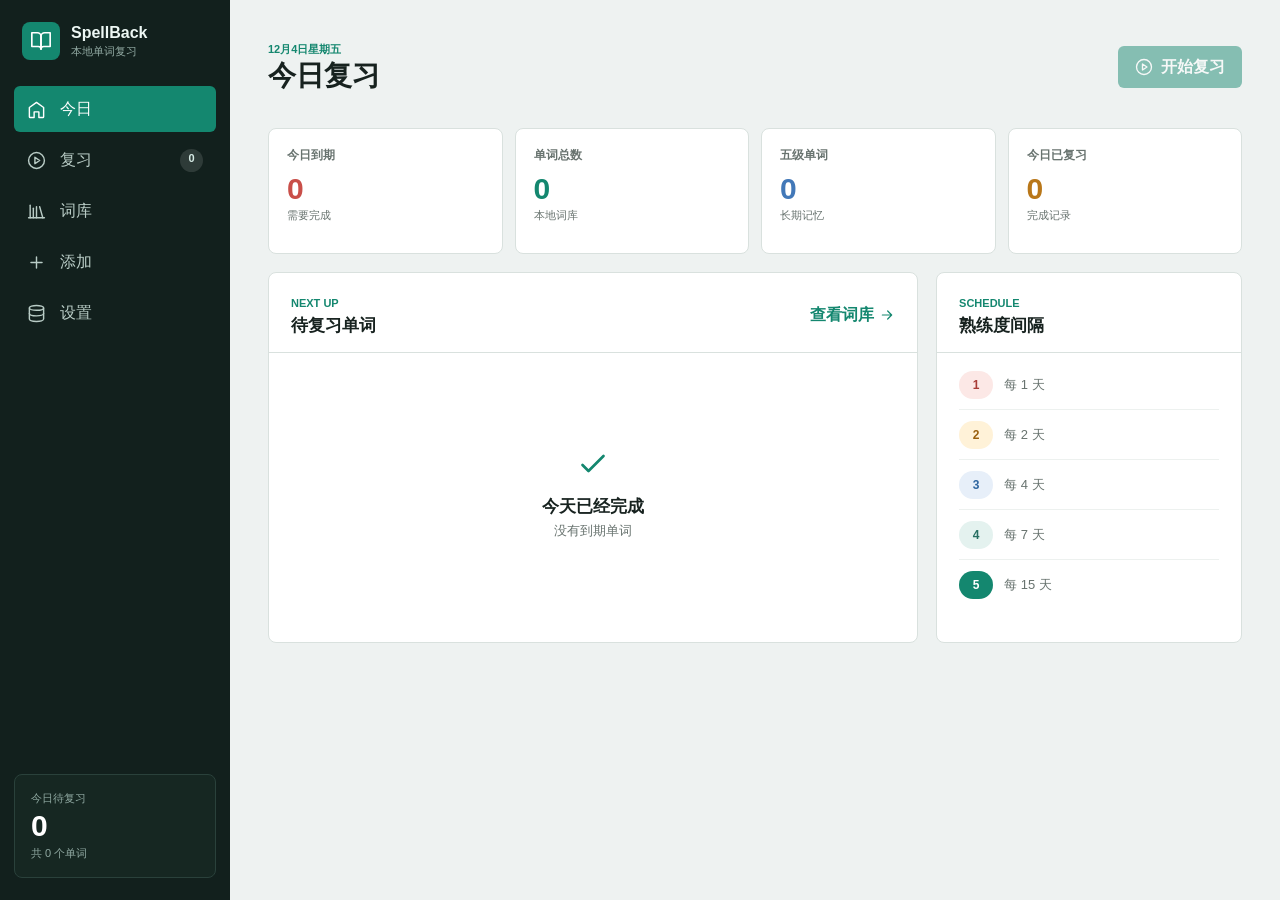
<file: index.html>
<!doctype html>
<html lang="zh-CN">
<head>
  <meta charset="utf-8">
  <meta name="viewport" content="width=device-width, initial-scale=1">
  <meta name="color-scheme" content="light">
  <title>SpellBack - 拼回单词</title>
  <link rel="stylesheet" href="styles.css">
</head>
<body>
  <svg class="icon-sprite" aria-hidden="true">
    <symbol id="i-book" viewBox="0 0 24 24"><path d="M2 3h6a4 4 0 0 1 4 4v14a3 3 0 0 0-3-3H2z"/><path d="M22 3h-6a4 4 0 0 0-4 4v14a3 3 0 0 1 3-3h7z"/></symbol>
    <symbol id="i-home" viewBox="0 0 24 24"><path d="M3 9.5 12 3l9 6.5V21a1 1 0 0 1-1 1h-5v-7H9v7H4a1 1 0 0 1-1-1z"/></symbol>
    <symbol id="i-play" viewBox="0 0 24 24"><circle cx="12" cy="12" r="10"/><path d="m10 8 6 4-6 4z"/></symbol>
    <symbol id="i-library" viewBox="0 0 24 24"><path d="m16 6 4 14"/><path d="M12 6v14"/><path d="M8 8v12"/><path d="M4 4v16"/><path d="M2 20h20"/></symbol>
    <symbol id="i-plus" viewBox="0 0 24 24"><path d="M12 5v14M5 12h14"/></symbol>
    <symbol id="i-data" viewBox="0 0 24 24"><ellipse cx="12" cy="5" rx="9" ry="3"/><path d="M3 5v14c0 1.7 4 3 9 3s9-1.3 9-3V5"/><path d="M3 12c0 1.7 4 3 9 3s9-1.3 9-3"/></symbol>
    <symbol id="i-search" viewBox="0 0 24 24"><circle cx="11" cy="11" r="8"/><path d="m21 21-4.3-4.3"/></symbol>
    <symbol id="i-edit" viewBox="0 0 24 24"><path d="M12 20h9"/><path d="M16.5 3.5a2.1 2.1 0 0 1 3 3L8 18l-4 1 1-4z"/></symbol>
    <symbol id="i-trash" viewBox="0 0 24 24"><path d="M3 6h18M8 6V4h8v2M19 6l-1 15H6L5 6M10 11v6M14 11v6"/></symbol>
    <symbol id="i-download" viewBox="0 0 24 24"><path d="M12 3v12m0 0 4-4m-4 4-4-4M5 21h14"/></symbol>
    <symbol id="i-upload" viewBox="0 0 24 24"><path d="M12 15V3m0 0 4 4m-4-4L8 7M5 21h14"/></symbol>
    <symbol id="i-check" viewBox="0 0 24 24"><path d="m5 12 4 4L19 6"/></symbol>
    <symbol id="i-arrow" viewBox="0 0 24 24"><path d="M5 12h14m-6-6 6 6-6 6"/></symbol>
    <symbol id="i-x" viewBox="0 0 24 24"><path d="M18 6 6 18M6 6l12 12"/></symbol>
  </svg>

  <div class="app-shell">
    <aside class="sidebar">
      <div class="brand">
        <span class="brand-mark"><svg><use href="#i-book"></use></svg></span>
        <span><strong>SpellBack</strong><small>本地单词复习</small></span>
      </div>

      <nav class="nav" aria-label="主导航">
        <button class="nav-item is-active" data-view="dashboard"><svg><use href="#i-home"></use></svg><span>今日</span></button>
        <button class="nav-item" data-view="review"><svg><use href="#i-play"></use></svg><span>复习</span><b id="nav-due-count">0</b></button>
        <button class="nav-item" data-view="library"><svg><use href="#i-library"></use></svg><span>词库</span></button>
        <button class="nav-item" data-view="editor"><svg><use href="#i-plus"></use></svg><span>添加</span></button>
        <button class="nav-item" data-view="data"><svg><use href="#i-data"></use></svg><span>设置</span></button>
      </nav>

      <div class="sidebar-status">
        <span>今日待复习</span>
        <strong id="side-due-count">0</strong>
        <small id="side-total-count">共 0 个单词</small>
      </div>
    </aside>

    <main class="main">
      <section class="view is-active" id="view-dashboard">
        <header class="page-header">
          <div><p class="eyebrow" id="today-label"></p><h1>今日复习</h1></div>
          <button class="button button-primary" id="start-review-btn"><svg><use href="#i-play"></use></svg>开始复习</button>
        </header>

        <div class="stats-grid">
          <article class="stat"><span>今日到期</span><strong id="stat-due">0</strong><small>需要完成</small></article>
          <article class="stat"><span>单词总数</span><strong id="stat-total">0</strong><small>本地词库</small></article>
          <article class="stat"><span>五级单词</span><strong id="stat-mastered">0</strong><small>长期记忆</small></article>
          <article class="stat"><span>今日已复习</span><strong id="stat-reviewed">0</strong><small>完成记录</small></article>
        </div>

        <div class="dashboard-grid">
          <section class="focus-panel" id="focus-panel">
            <div class="panel-heading"><div><span class="section-label">NEXT UP</span><h2>待复习单词</h2></div><button class="text-button" data-view-target="library">查看词库<svg><use href="#i-arrow"></use></svg></button></div>
            <div id="due-preview" class="due-preview"></div>
          </section>

          <section class="schedule-panel">
            <div class="panel-heading"><div><span class="section-label">SCHEDULE</span><h2>熟练度间隔</h2></div></div>
            <div class="level-schedule">
              <div><b class="level-dot level-1">1</b><span id="schedule-level-1">每 1 天</span></div>
              <div><b class="level-dot level-2">2</b><span id="schedule-level-2">每 2 天</span></div>
              <div><b class="level-dot level-3">3</b><span id="schedule-level-3">每 4 天</span></div>
              <div><b class="level-dot level-4">4</b><span id="schedule-level-4">每 7 天</span></div>
              <div><b class="level-dot level-5">5</b><span id="schedule-level-5">每 15 天</span></div>
            </div>
          </section>
        </div>
      </section>

      <section class="view" id="view-review">
        <header class="page-header compact">
          <div><p class="eyebrow">CHINESE TO ENGLISH</p><h1>拼写复习</h1></div>
          <div class="progress-copy"><strong id="review-progress-text">0 / 0</strong><span>今日进度</span></div>
        </header>
        <div class="progress-track"><span id="review-progress-bar"></span></div>
        <div id="review-stage" class="review-stage"></div>
      </section>

      <section class="view" id="view-library">
        <header class="page-header">
          <div><p class="eyebrow">VOCABULARY</p><h1>我的词库</h1></div>
          <button class="button button-primary" data-view-target="editor"><svg><use href="#i-plus"></use></svg>添加单词</button>
        </header>
        <div class="library-toolbar">
          <label class="search-box"><svg><use href="#i-search"></use></svg><input id="search-input" type="search" placeholder="搜索英文或中文"></label>
          <label class="select-box"><span>熟练度</span><select id="level-filter"><option value="all">全部</option><option value="1">1 级</option><option value="2">2 级</option><option value="3">3 级</option><option value="4">4 级</option><option value="5">5 级</option></select></label>
          <label class="select-box"><span>标签</span><select id="tag-filter"><option value="all">全部</option></select></label>
        </div>
        <div class="table-wrap">
          <table>
            <thead><tr><th>英文</th><th>中文</th><th>标签</th><th>熟练度</th><th>下次复习</th><th>正确率</th><th class="actions-col">操作</th></tr></thead>
            <tbody id="word-table-body"></tbody>
          </table>
          <div class="empty-state is-hidden" id="library-empty"><svg><use href="#i-library"></use></svg><h2>词库还是空的</h2><button class="button button-primary" data-view-target="editor">添加第一个单词</button></div>
        </div>
      </section>

      <section class="view" id="view-editor">
        <header class="page-header"><div><p class="eyebrow">WORD DETAILS</p><h1 id="editor-title">添加单词</h1></div></header>
        <form id="word-form" class="word-form">
          <input type="hidden" id="word-id">
          <label class="field"><span>英文</span><input id="english-input" type="text" autocomplete="off" spellcheck="false" placeholder="例如 resilient" required></label>
          <label class="field"><span>中文</span><input id="chinese-input" type="text" autocomplete="off" placeholder="例如 有韧性的" required></label>
          <label class="field"><span>可接受拼写</span><input id="aliases-input" type="text" autocomplete="off" spellcheck="false" placeholder="多个答案用逗号分隔，例如 colour，colors"></label>
          <label class="field"><span>标签</span><input id="tags-input" type="text" autocomplete="off" placeholder="例如 阅读，工作，雅思"></label>
          <fieldset class="level-field">
            <legend>当前熟练度</legend>
            <div class="level-options" id="editor-level-options">
              <label><input type="radio" name="editor-level" value="1" checked><span><b>1</b>陌生</span></label>
              <label><input type="radio" name="editor-level" value="2"><span><b>2</b>眼熟</span></label>
              <label><input type="radio" name="editor-level" value="3"><span><b>3</b>一般</span></label>
              <label><input type="radio" name="editor-level" value="4"><span><b>4</b>熟悉</span></label>
              <label><input type="radio" name="editor-level" value="5"><span><b>5</b>掌握</span></label>
            </div>
          </fieldset>
          <div class="form-actions"><button type="button" class="button button-secondary" id="cancel-edit-btn">取消</button><button type="submit" class="button button-primary"><svg><use href="#i-check"></use></svg>保存单词</button></div>
        </form>
      </section>

      <section class="view" id="view-data">
        <header class="page-header"><div><p class="eyebrow">PERSONAL RULES</p><h1>个性化与数据</h1></div></header>
        <form class="preferences-form" id="preferences-form">
          <div class="settings-heading"><div><span class="section-label">REVIEW SETTINGS</span><h2>复习规则</h2></div><button class="button button-primary" type="submit"><svg><use href="#i-check"></use></svg>保存设置</button></div>
          <div class="settings-grid">
            <label class="setting-field"><span>每日复习上限</span><input id="daily-limit-input" type="number" min="1" max="500" value="30"><small>超过上限的词保留到下一轮</small></label>
            <label class="setting-field"><span>拼写判定</span><select id="answer-mode-select"><option value="strict">严格：忽略大小写</option><option value="forgiving">宽松：再忽略空格和标点</option></select><small>可接受拼写仍可为单词单独设置</small></label>
          </div>
          <fieldset class="interval-settings">
            <legend>五级复习间隔（天）</legend>
            <div>
              <label><b class="level-dot level-1">1</b><input id="interval-1-input" type="number" min="1" max="3650" value="1"></label>
              <label><b class="level-dot level-2">2</b><input id="interval-2-input" type="number" min="1" max="3650" value="2"></label>
              <label><b class="level-dot level-3">3</b><input id="interval-3-input" type="number" min="1" max="3650" value="4"></label>
              <label><b class="level-dot level-4">4</b><input id="interval-4-input" type="number" min="1" max="3650" value="7"></label>
              <label><b class="level-dot level-5">5</b><input id="interval-5-input" type="number" min="1" max="3650" value="15"></label>
            </div>
          </fieldset>
          <div class="toggle-settings">
            <label><input id="retry-wrong-input" type="checkbox" checked><span><strong>错词次日重现</strong><small>拼错后无论选择几级，明天再出现一次</small></span></label>
            <label><input id="mistake-first-input" type="checkbox" checked><span><strong>易错词优先</strong><small>同一天到期时，优先复习错误次数更多的词</small></span></label>
          </div>
        </form>
        <div class="data-actions">
          <article><svg><use href="#i-download"></use></svg><div><h2>导出备份</h2><p>保存单词、熟练度和复习日期。</p></div><button class="button button-secondary" id="export-btn">导出 JSON</button></article>
          <article><svg><use href="#i-upload"></use></svg><div><h2>导入备份</h2><p>导入会合并同名英文单词。</p></div><label class="button button-secondary file-button">选择文件<input id="import-input" type="file" accept="application/json,.json"></label></article>
          <article class="danger-row"><svg><use href="#i-trash"></use></svg><div><h2>清空词库</h2><p>该操作无法撤销，请先导出备份。</p></div><button class="button button-danger" id="reset-btn">清空全部</button></article>
        </div>
      </section>
    </main>
  </div>

  <div class="toast" id="toast" role="status" aria-live="polite"></div>
  <script src="app.js"></script>
</body>
</html>
</file>
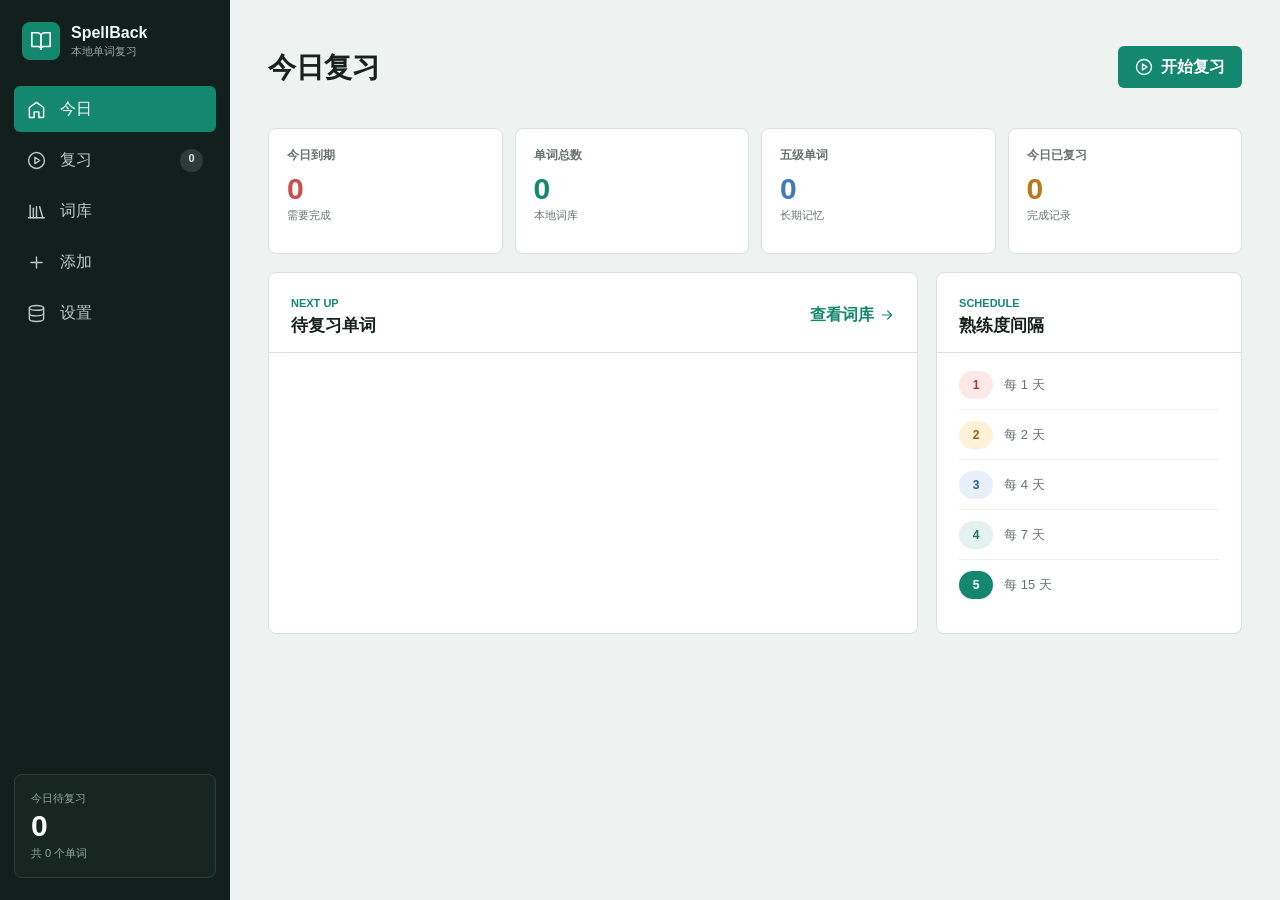
<file: SpellBack.html>
<!doctype html>
<!-- Generated by build_single_html.js. Edit index.html, styles.css, or app.js, then rebuild. -->
<html lang="zh-CN">
<head>
  <meta charset="utf-8">
  <meta name="viewport" content="width=device-width, initial-scale=1">
  <meta name="color-scheme" content="light">
  <title>SpellBack - 拼回单词</title>
  <style>
:root {
  --bg: #eef2f1;
  --surface: #ffffff;
  --surface-soft: #f6f8f7;
  --ink: #17221f;
  --muted: #68736f;
  --line: #d9e1de;
  --sidebar: #12201d;
  --sidebar-soft: #1d302b;
  --green: #14876f;
  --green-dark: #0e6957;
  --green-soft: #e3f3ee;
  --blue: #4278b8;
  --blue-soft: #e7eff9;
  --amber: #b97719;
  --amber-soft: #fff2d8;
  --red: #c94f49;
  --red-soft: #fce8e6;
  --shadow: 0 12px 32px rgba(25, 49, 42, 0.08);
  font-family: Inter, "Segoe UI", "Microsoft YaHei UI", sans-serif;
  color: var(--ink);
  background: var(--bg);
}

* { box-sizing: border-box; }
html, body { margin: 0; min-height: 100%; }
body { min-width: 320px; background: var(--bg); }
button, input, select { font: inherit; letter-spacing: 0; }
button { cursor: pointer; }
.icon-sprite { position: absolute; width: 0; height: 0; overflow: hidden; }
svg { width: 20px; height: 20px; fill: none; stroke: currentColor; stroke-width: 1.8; stroke-linecap: round; stroke-linejoin: round; }

.app-shell { display: grid; grid-template-columns: 230px minmax(0, 1fr); min-height: 100vh; }
.sidebar { position: sticky; top: 0; height: 100vh; padding: 22px 14px; color: #edf7f4; background: var(--sidebar); display: flex; flex-direction: column; }
.brand { display: flex; align-items: center; gap: 11px; padding: 0 8px 26px; }
.brand-mark { display: grid; place-items: center; width: 38px; height: 38px; color: #fff; background: var(--green); border-radius: 8px; }
.brand-mark svg { width: 22px; height: 22px; }
.brand strong, .brand small { display: block; }
.brand strong { font-size: 16px; }
.brand small { margin-top: 2px; color: #92aaa3; font-size: 11px; }
.nav { display: grid; gap: 5px; }
.nav-item { display: grid; grid-template-columns: 22px 1fr auto; align-items: center; gap: 11px; width: 100%; min-height: 46px; padding: 0 13px; border: 0; border-radius: 6px; color: #b9ccc6; background: transparent; text-align: left; }
.nav-item:hover { color: #fff; background: var(--sidebar-soft); }
.nav-item.is-active { color: #fff; background: var(--green); }
.nav-item svg { width: 19px; height: 19px; }
.nav-item b { min-width: 23px; height: 23px; padding: 3px 6px; border-radius: 12px; color: #d6ebe5; background: rgba(255, 255, 255, 0.12); text-align: center; font-size: 11px; }
.sidebar-status { margin-top: auto; padding: 16px; border: 1px solid #2a413b; border-radius: 8px; background: #162722; }
.sidebar-status span, .sidebar-status small { display: block; color: #8fa8a1; font-size: 11px; }
.sidebar-status strong { display: block; margin: 3px 0; color: #fff; font-size: 30px; }

.main { min-width: 0; padding: 30px 38px 44px; }
.view { display: none; width: min(1180px, 100%); margin: 0 auto; }
.view.is-active { display: block; }
.page-header { display: flex; align-items: center; justify-content: space-between; min-height: 74px; margin-bottom: 24px; gap: 18px; }
.page-header.compact { margin-bottom: 14px; }
.page-header h1 { margin: 2px 0 0; font-size: 28px; line-height: 1.2; letter-spacing: 0; }
.eyebrow, .section-label { margin: 0; color: var(--green); font-size: 11px; font-weight: 800; letter-spacing: 0; }
.button { display: inline-flex; align-items: center; justify-content: center; gap: 8px; min-height: 42px; padding: 0 16px; border: 1px solid transparent; border-radius: 6px; font-weight: 700; white-space: nowrap; }
.button svg { width: 18px; height: 18px; }
.button-primary { color: #fff; background: var(--green); }
.button-primary:hover { background: var(--green-dark); }
.button:disabled, .button.is-disabled { cursor: not-allowed; opacity: 0.48; }
.button-secondary { color: var(--ink); border-color: var(--line); background: #fff; }
.button-secondary:hover { border-color: #b9c8c3; background: var(--surface-soft); }
.button-danger { color: #fff; background: var(--red); }
.button-danger:hover { background: #a9403b; }
.text-button { display: inline-flex; align-items: center; gap: 5px; padding: 6px 0; border: 0; color: var(--green); background: transparent; font-weight: 700; }
.text-button svg { width: 16px; height: 16px; }

.stats-grid { display: grid; grid-template-columns: repeat(4, minmax(0, 1fr)); gap: 12px; margin-bottom: 18px; }
.stat { min-height: 126px; padding: 18px; border: 1px solid var(--line); border-radius: 8px; background: var(--surface); }
.stat span, .stat small { display: block; color: var(--muted); }
.stat span { font-size: 12px; font-weight: 700; }
.stat strong { display: block; margin: 8px 0 2px; font-size: 30px; }
.stat small { font-size: 11px; }
.stat:nth-child(1) strong { color: var(--red); }
.stat:nth-child(2) strong { color: var(--green); }
.stat:nth-child(3) strong { color: var(--blue); }
.stat:nth-child(4) strong { color: var(--amber); }

.dashboard-grid { display: grid; grid-template-columns: minmax(0, 1.7fr) minmax(280px, 0.8fr); gap: 18px; }
.focus-panel, .schedule-panel { border: 1px solid var(--line); border-radius: 8px; background: var(--surface); }
.panel-heading { display: flex; align-items: center; justify-content: space-between; gap: 12px; padding: 20px 22px 15px; border-bottom: 1px solid var(--line); }
.panel-heading h2 { margin: 3px 0 0; font-size: 17px; }
.due-preview { min-height: 280px; padding: 5px 22px 14px; }
.due-row { display: grid; grid-template-columns: minmax(120px, 1fr) minmax(160px, 1.4fr) auto; align-items: center; gap: 16px; min-height: 62px; border-bottom: 1px solid #edf1ef; }
.due-row:last-child { border-bottom: 0; }
.due-row strong { overflow-wrap: anywhere; }
.due-row span { color: var(--muted); overflow-wrap: anywhere; }
.due-row .level-badge { justify-self: end; }
.no-due { display: grid; place-items: center; min-height: 270px; color: var(--muted); text-align: center; }
.no-due svg { width: 36px; height: 36px; margin-bottom: 8px; color: var(--green); }
.no-due h3 { margin: 0 0 4px; color: var(--ink); font-size: 17px; }
.no-due p { margin: 0; font-size: 13px; }
.level-schedule { display: grid; gap: 0; padding: 7px 22px 16px; }
.level-schedule > div { display: grid; grid-template-columns: 34px 1fr; align-items: center; gap: 11px; min-height: 50px; border-bottom: 1px solid #edf1ef; color: var(--muted); font-size: 13px; }
.level-schedule > div:last-child { border-bottom: 0; }
.level-dot, .level-badge { display: inline-grid; place-items: center; min-width: 28px; height: 28px; padding: 0 8px; border-radius: 14px; font-size: 12px; }
.level-1 { color: #a83c37; background: var(--red-soft); }
.level-2 { color: #995f0d; background: var(--amber-soft); }
.level-3 { color: #2e659f; background: var(--blue-soft); }
.level-4 { color: #276f62; background: #e4f2ef; }
.level-5 { color: #fff; background: var(--green); }

.progress-copy { display: grid; text-align: right; }
.progress-copy strong { font-size: 18px; }
.progress-copy span { color: var(--muted); font-size: 11px; }
.progress-track { height: 5px; margin-bottom: 24px; overflow: hidden; border-radius: 3px; background: #d9e2df; }
.progress-track span { display: block; width: 0; height: 100%; background: var(--green); transition: width 220ms ease; }
.review-stage { min-height: 520px; }
.review-card { width: min(700px, 100%); margin: 0 auto; padding: 36px 44px; border: 1px solid var(--line); border-radius: 8px; background: var(--surface); box-shadow: var(--shadow); }
.review-card .prompt-label { margin: 0 0 16px; color: var(--muted); font-size: 12px; font-weight: 700; text-align: center; }
.chinese-prompt { min-height: 70px; margin: 0 0 28px; font-size: 30px; line-height: 1.45; text-align: center; overflow-wrap: anywhere; }
.review-tags { display: flex; justify-content: center; flex-wrap: wrap; gap: 6px; margin: -17px 0 22px; }
.review-tags span, .tag-list span { padding: 3px 8px; border-radius: 12px; color: var(--green-dark); background: var(--green-soft); font-size: 10px; }
.answer-row { display: grid; grid-template-columns: 1fr auto; gap: 10px; }
.answer-row input { width: 100%; min-width: 0; height: 50px; padding: 0 15px; border: 1px solid #bfcac6; border-radius: 6px; color: var(--ink); background: #fff; font-size: 18px; outline: 0; }
.answer-row input:focus { border-color: var(--green); box-shadow: 0 0 0 3px rgba(20, 135, 111, 0.12); }
.answer-row input.is-correct { border-color: var(--green); background: #f2faf7; }
.answer-row input.is-wrong { border-color: var(--red); background: #fff7f6; }
.feedback { margin-top: 22px; padding: 18px; border-radius: 6px; }
.feedback.correct { color: var(--green-dark); background: var(--green-soft); }
.feedback.wrong { color: #9b3b36; background: var(--red-soft); }
.feedback strong { display: block; font-size: 15px; }
.feedback p { margin: 5px 0 0; color: var(--ink); font-size: 20px; font-weight: 800; overflow-wrap: anywhere; }
.feedback > small { display: block; margin-top: 5px; color: var(--muted); }
.level-update { margin-top: 26px; }
.level-update > span { display: block; margin-bottom: 11px; color: var(--muted); font-size: 12px; font-weight: 700; text-align: center; }
.review-levels { display: grid; grid-template-columns: repeat(5, 1fr); gap: 8px; }
.review-levels button { min-height: 58px; border: 1px solid var(--line); border-radius: 6px; color: var(--ink); background: #fff; }
.review-levels button:hover, .review-levels button:focus-visible { border-color: var(--green); background: var(--green-soft); }
.review-levels b, .review-levels small { display: block; }
.review-levels b { font-size: 17px; }
.review-levels small { margin-top: 2px; color: var(--muted); font-size: 10px; }
.review-complete { display: grid; place-items: center; width: min(620px, 100%); min-height: 390px; margin: 0 auto; padding: 40px; border: 1px solid var(--line); border-radius: 8px; background: var(--surface); text-align: center; }
.complete-mark { display: grid; place-items: center; width: 64px; height: 64px; border-radius: 50%; color: #fff; background: var(--green); }
.complete-mark svg { width: 32px; height: 32px; }
.review-complete h2 { margin: 18px 0 6px; }
.review-complete p { margin: 0 0 22px; color: var(--muted); }

.library-toolbar { display: flex; align-items: center; gap: 12px; margin-bottom: 12px; }
.search-box { display: grid; grid-template-columns: 20px 1fr; align-items: center; gap: 9px; width: min(440px, 100%); height: 44px; padding: 0 13px; border: 1px solid var(--line); border-radius: 6px; background: var(--surface); }
.search-box svg { color: var(--muted); }
.search-box input { width: 100%; min-width: 0; border: 0; outline: 0; color: var(--ink); background: transparent; }
.select-box { display: flex; align-items: center; gap: 8px; min-height: 44px; padding: 0 12px; border: 1px solid var(--line); border-radius: 6px; background: #fff; color: var(--muted); font-size: 12px; }
.select-box select { border: 0; color: var(--ink); background: #fff; outline: 0; }
.table-wrap { position: relative; min-height: 390px; overflow-x: auto; border: 1px solid var(--line); border-radius: 8px; background: var(--surface); }
table { width: 100%; border-collapse: collapse; table-layout: fixed; }
th, td { padding: 14px 16px; border-bottom: 1px solid #e9eeec; text-align: left; vertical-align: middle; overflow-wrap: anywhere; }
th { color: var(--muted); background: #f4f7f6; font-size: 11px; }
td { font-size: 13px; }
th:nth-child(1) { width: 17%; } th:nth-child(2) { width: 22%; } th:nth-child(3) { width: 15%; } th:nth-child(4) { width: 10%; } th:nth-child(5) { width: 14%; } th:nth-child(6) { width: 9%; }
.actions-col { width: 96px; text-align: right; }
td.actions { text-align: right; white-space: nowrap; }
.sub-copy { display: block; margin-top: 3px; color: var(--muted); font-weight: 400; }
.tag-list { display: flex; flex-wrap: wrap; gap: 4px; }
.icon-button { display: inline-grid; place-items: center; width: 34px; height: 34px; margin-left: 4px; border: 0; border-radius: 5px; color: var(--muted); background: transparent; }
.icon-button:hover { color: var(--ink); background: #edf2f0; }
.icon-button.danger:hover { color: var(--red); background: var(--red-soft); }
.icon-button svg { width: 17px; height: 17px; }
.empty-state { position: absolute; inset: 0; display: grid; place-items: center; align-content: center; gap: 10px; background: var(--surface); text-align: center; }
.empty-state svg { width: 40px; height: 40px; color: var(--green); }
.empty-state h2 { margin: 0 0 6px; font-size: 18px; }
.is-hidden { display: none !important; }

.word-form { width: min(780px, 100%); padding: 28px; border: 1px solid var(--line); border-radius: 8px; background: var(--surface); }
.field { display: grid; gap: 8px; margin-bottom: 22px; }
.field span, .level-field legend { color: var(--muted); font-size: 12px; font-weight: 800; }
.field input { width: 100%; height: 48px; padding: 0 14px; border: 1px solid #c9d3d0; border-radius: 6px; color: var(--ink); background: #fff; outline: 0; }
.field input:focus { border-color: var(--green); box-shadow: 0 0 0 3px rgba(20, 135, 111, 0.1); }
.level-field { margin: 0; padding: 0; border: 0; }
.level-field legend { margin-bottom: 10px; }
.level-options { display: grid; grid-template-columns: repeat(5, 1fr); gap: 9px; }
.level-options input { position: absolute; opacity: 0; pointer-events: none; }
.level-options span { display: grid; place-items: center; min-height: 64px; border: 1px solid var(--line); border-radius: 6px; color: var(--muted); background: #fff; cursor: pointer; }
.level-options b { color: var(--ink); font-size: 18px; }
.level-options input:checked + span { border-color: var(--green); color: var(--green-dark); background: var(--green-soft); box-shadow: inset 0 0 0 1px var(--green); }
.form-actions { display: flex; justify-content: flex-end; gap: 10px; margin-top: 28px; }

.preferences-form { width: min(920px, 100%); margin-bottom: 18px; padding: 24px; border: 1px solid var(--line); border-radius: 8px; background: var(--surface); }
.settings-heading { display: flex; align-items: center; justify-content: space-between; gap: 14px; margin-bottom: 22px; }
.settings-heading h2 { margin: 3px 0 0; font-size: 18px; }
.settings-grid { display: grid; grid-template-columns: repeat(2, minmax(0, 1fr)); gap: 14px; }
.setting-field { display: grid; gap: 7px; }
.setting-field > span, .interval-settings legend { color: var(--muted); font-size: 12px; font-weight: 800; }
.setting-field input, .setting-field select, .interval-settings input { width: 100%; height: 44px; padding: 0 12px; border: 1px solid #c9d3d0; border-radius: 6px; color: var(--ink); background: #fff; outline: 0; }
.setting-field input:focus, .setting-field select:focus, .interval-settings input:focus { border-color: var(--green); box-shadow: 0 0 0 3px rgba(20, 135, 111, 0.1); }
.setting-field small { color: var(--muted); font-size: 10px; }
.interval-settings { margin: 24px 0 0; padding: 0; border: 0; }
.interval-settings legend { margin-bottom: 10px; }
.interval-settings > div { display: grid; grid-template-columns: repeat(5, minmax(72px, 1fr)); gap: 9px; }
.interval-settings label { display: grid; grid-template-columns: 32px 1fr; align-items: center; gap: 7px; }
.interval-settings input { min-width: 0; }
.toggle-settings { display: grid; grid-template-columns: repeat(2, minmax(0, 1fr)); gap: 12px; margin-top: 22px; }
.toggle-settings > label { display: grid; grid-template-columns: 18px 1fr; align-items: start; gap: 10px; padding: 14px; border: 1px solid var(--line); border-radius: 6px; cursor: pointer; }
.toggle-settings input { width: 16px; height: 16px; margin: 2px 0 0; accent-color: var(--green); }
.toggle-settings strong, .toggle-settings small { display: block; }
.toggle-settings strong { font-size: 13px; }
.toggle-settings small { margin-top: 3px; color: var(--muted); font-size: 10px; line-height: 1.5; }

.data-actions { display: grid; gap: 12px; width: min(860px, 100%); }
.data-actions article { display: grid; grid-template-columns: 42px 1fr auto; align-items: center; gap: 16px; min-height: 110px; padding: 20px; border: 1px solid var(--line); border-radius: 8px; background: var(--surface); }
.data-actions article > svg { width: 28px; height: 28px; color: var(--green); }
.data-actions h2 { margin: 0 0 5px; font-size: 16px; }
.data-actions p { margin: 0; color: var(--muted); font-size: 12px; }
.data-actions .danger-row > svg { color: var(--red); }
.file-button input { position: absolute; width: 1px; height: 1px; opacity: 0; }
.toast { position: fixed; right: 24px; bottom: 24px; z-index: 20; max-width: min(360px, calc(100vw - 48px)); padding: 12px 16px; border-radius: 6px; color: #fff; background: #172a25; box-shadow: var(--shadow); opacity: 0; transform: translateY(12px); pointer-events: none; transition: 180ms ease; }
.toast.is-visible { opacity: 1; transform: translateY(0); }

@media (max-width: 980px) {
  .app-shell { grid-template-columns: 82px minmax(0, 1fr); }
  .sidebar { padding-inline: 10px; }
  .brand { justify-content: center; padding-inline: 0; }
  .brand > span:last-child, .nav-item span, .nav-item b, .sidebar-status { display: none; }
  .nav-item { grid-template-columns: 1fr; justify-items: center; padding: 0; }
  .main { padding: 26px 24px 36px; }
  .dashboard-grid { grid-template-columns: 1fr; }
  .schedule-panel { order: -1; }
  .level-schedule { grid-template-columns: repeat(5, 1fr); }
  .level-schedule > div { grid-template-columns: 1fr; justify-items: center; border-bottom: 0; text-align: center; }
}

@media (max-width: 700px) {
  .app-shell { display: block; padding-bottom: 70px; }
  .sidebar { position: fixed; inset: auto 0 0; z-index: 10; width: 100%; height: 66px; padding: 8px 10px; border-top: 1px solid #2b403a; }
  .brand, .sidebar-status { display: none; }
  .nav { grid-template-columns: repeat(5, 1fr); gap: 4px; }
  .nav-item { min-height: 50px; grid-template-columns: 1fr; gap: 0; }
  .nav-item span { display: block; font-size: 10px; }
  .nav-item svg { width: 18px; height: 18px; }
  .main { padding: 20px 14px 28px; }
  .page-header { align-items: flex-start; min-height: auto; margin-bottom: 18px; }
  .page-header h1 { font-size: 23px; }
  .stats-grid { grid-template-columns: repeat(2, minmax(0, 1fr)); }
  .stat { min-height: 104px; padding: 14px; }
  .stat strong { font-size: 25px; }
  .dashboard-grid { display: block; }
  .schedule-panel { margin-bottom: 14px; }
  .level-schedule { grid-template-columns: repeat(5, minmax(52px, 1fr)); overflow-x: auto; padding-inline: 10px; }
  .panel-heading { padding-inline: 16px; }
  .due-preview { padding-inline: 16px; }
  .due-row { grid-template-columns: 1fr auto; gap: 8px; padding: 10px 0; }
  .due-row span { grid-column: 1; }
  .due-row .level-badge { grid-column: 2; grid-row: 1 / span 2; }
  .review-card { padding: 28px 18px; }
  .chinese-prompt { font-size: 25px; }
  .answer-row { grid-template-columns: 1fr; }
  .review-levels { grid-template-columns: repeat(5, minmax(54px, 1fr)); overflow-x: auto; }
  .library-toolbar { align-items: stretch; flex-direction: column; }
  .search-box { width: 100%; }
  .table-wrap { min-height: 430px; }
  table { min-width: 940px; }
  .word-form { padding: 20px; }
  .level-options { grid-template-columns: repeat(5, minmax(58px, 1fr)); overflow-x: auto; }
  .settings-grid, .toggle-settings { grid-template-columns: 1fr; }
  .interval-settings > div { grid-template-columns: repeat(5, minmax(72px, 1fr)); overflow-x: auto; padding-bottom: 4px; }
  .settings-heading { align-items: flex-start; }
  .data-actions article { grid-template-columns: 36px 1fr; }
  .data-actions article .button { grid-column: 1 / -1; width: 100%; }
}

</style>
</head>
<body>
  <svg class="icon-sprite" aria-hidden="true">
    <symbol id="i-book" viewBox="0 0 24 24"><path d="M2 3h6a4 4 0 0 1 4 4v14a3 3 0 0 0-3-3H2z"/><path d="M22 3h-6a4 4 0 0 0-4 4v14a3 3 0 0 1 3-3h7z"/></symbol>
    <symbol id="i-home" viewBox="0 0 24 24"><path d="M3 9.5 12 3l9 6.5V21a1 1 0 0 1-1 1h-5v-7H9v7H4a1 1 0 0 1-1-1z"/></symbol>
    <symbol id="i-play" viewBox="0 0 24 24"><circle cx="12" cy="12" r="10"/><path d="m10 8 6 4-6 4z"/></symbol>
    <symbol id="i-library" viewBox="0 0 24 24"><path d="m16 6 4 14"/><path d="M12 6v14"/><path d="M8 8v12"/><path d="M4 4v16"/><path d="M2 20h20"/></symbol>
    <symbol id="i-plus" viewBox="0 0 24 24"><path d="M12 5v14M5 12h14"/></symbol>
    <symbol id="i-data" viewBox="0 0 24 24"><ellipse cx="12" cy="5" rx="9" ry="3"/><path d="M3 5v14c0 1.7 4 3 9 3s9-1.3 9-3V5"/><path d="M3 12c0 1.7 4 3 9 3s9-1.3 9-3"/></symbol>
    <symbol id="i-search" viewBox="0 0 24 24"><circle cx="11" cy="11" r="8"/><path d="m21 21-4.3-4.3"/></symbol>
    <symbol id="i-edit" viewBox="0 0 24 24"><path d="M12 20h9"/><path d="M16.5 3.5a2.1 2.1 0 0 1 3 3L8 18l-4 1 1-4z"/></symbol>
    <symbol id="i-trash" viewBox="0 0 24 24"><path d="M3 6h18M8 6V4h8v2M19 6l-1 15H6L5 6M10 11v6M14 11v6"/></symbol>
    <symbol id="i-download" viewBox="0 0 24 24"><path d="M12 3v12m0 0 4-4m-4 4-4-4M5 21h14"/></symbol>
    <symbol id="i-upload" viewBox="0 0 24 24"><path d="M12 15V3m0 0 4 4m-4-4L8 7M5 21h14"/></symbol>
    <symbol id="i-check" viewBox="0 0 24 24"><path d="m5 12 4 4L19 6"/></symbol>
    <symbol id="i-arrow" viewBox="0 0 24 24"><path d="M5 12h14m-6-6 6 6-6 6"/></symbol>
    <symbol id="i-x" viewBox="0 0 24 24"><path d="M18 6 6 18M6 6l12 12"/></symbol>
  </svg>

  <div class="app-shell">
    <aside class="sidebar">
      <div class="brand">
        <span class="brand-mark"><svg><use href="#i-book"></use></svg></span>
        <span><strong>SpellBack</strong><small>本地单词复习</small></span>
      </div>

      <nav class="nav" aria-label="主导航">
        <button class="nav-item is-active" data-view="dashboard"><svg><use href="#i-home"></use></svg><span>今日</span></button>
        <button class="nav-item" data-view="review"><svg><use href="#i-play"></use></svg><span>复习</span><b id="nav-due-count">0</b></button>
        <button class="nav-item" data-view="library"><svg><use href="#i-library"></use></svg><span>词库</span></button>
        <button class="nav-item" data-view="editor"><svg><use href="#i-plus"></use></svg><span>添加</span></button>
        <button class="nav-item" data-view="data"><svg><use href="#i-data"></use></svg><span>设置</span></button>
      </nav>

      <div class="sidebar-status">
        <span>今日待复习</span>
        <strong id="side-due-count">0</strong>
        <small id="side-total-count">共 0 个单词</small>
      </div>
    </aside>

    <main class="main">
      <section class="view is-active" id="view-dashboard">
        <header class="page-header">
          <div><p class="eyebrow" id="today-label"></p><h1>今日复习</h1></div>
          <button class="button button-primary" id="start-review-btn"><svg><use href="#i-play"></use></svg>开始复习</button>
        </header>

        <div class="stats-grid">
          <article class="stat"><span>今日到期</span><strong id="stat-due">0</strong><small>需要完成</small></article>
          <article class="stat"><span>单词总数</span><strong id="stat-total">0</strong><small>本地词库</small></article>
          <article class="stat"><span>五级单词</span><strong id="stat-mastered">0</strong><small>长期记忆</small></article>
          <article class="stat"><span>今日已复习</span><strong id="stat-reviewed">0</strong><small>完成记录</small></article>
        </div>

        <div class="dashboard-grid">
          <section class="focus-panel" id="focus-panel">
            <div class="panel-heading"><div><span class="section-label">NEXT UP</span><h2>待复习单词</h2></div><button class="text-button" data-view-target="library">查看词库<svg><use href="#i-arrow"></use></svg></button></div>
            <div id="due-preview" class="due-preview"></div>
          </section>

          <section class="schedule-panel">
            <div class="panel-heading"><div><span class="section-label">SCHEDULE</span><h2>熟练度间隔</h2></div></div>
            <div class="level-schedule">
              <div><b class="level-dot level-1">1</b><span id="schedule-level-1">每 1 天</span></div>
              <div><b class="level-dot level-2">2</b><span id="schedule-level-2">每 2 天</span></div>
              <div><b class="level-dot level-3">3</b><span id="schedule-level-3">每 4 天</span></div>
              <div><b class="level-dot level-4">4</b><span id="schedule-level-4">每 7 天</span></div>
              <div><b class="level-dot level-5">5</b><span id="schedule-level-5">每 15 天</span></div>
            </div>
          </section>
        </div>
      </section>

      <section class="view" id="view-review">
        <header class="page-header compact">
          <div><p class="eyebrow">CHINESE TO ENGLISH</p><h1>拼写复习</h1></div>
          <div class="progress-copy"><strong id="review-progress-text">0 / 0</strong><span>今日进度</span></div>
        </header>
        <div class="progress-track"><span id="review-progress-bar"></span></div>
        <div id="review-stage" class="review-stage"></div>
      </section>

      <section class="view" id="view-library">
        <header class="page-header">
          <div><p class="eyebrow">VOCABULARY</p><h1>我的词库</h1></div>
          <button class="button button-primary" data-view-target="editor"><svg><use href="#i-plus"></use></svg>添加单词</button>
        </header>
        <div class="library-toolbar">
          <label class="search-box"><svg><use href="#i-search"></use></svg><input id="search-input" type="search" placeholder="搜索英文或中文"></label>
          <label class="select-box"><span>熟练度</span><select id="level-filter"><option value="all">全部</option><option value="1">1 级</option><option value="2">2 级</option><option value="3">3 级</option><option value="4">4 级</option><option value="5">5 级</option></select></label>
          <label class="select-box"><span>标签</span><select id="tag-filter"><option value="all">全部</option></select></label>
        </div>
        <div class="table-wrap">
          <table>
            <thead><tr><th>英文</th><th>中文</th><th>标签</th><th>熟练度</th><th>下次复习</th><th>正确率</th><th class="actions-col">操作</th></tr></thead>
            <tbody id="word-table-body"></tbody>
          </table>
          <div class="empty-state is-hidden" id="library-empty"><svg><use href="#i-library"></use></svg><h2>词库还是空的</h2><button class="button button-primary" data-view-target="editor">添加第一个单词</button></div>
        </div>
      </section>

      <section class="view" id="view-editor">
        <header class="page-header"><div><p class="eyebrow">WORD DETAILS</p><h1 id="editor-title">添加单词</h1></div></header>
        <form id="word-form" class="word-form">
          <input type="hidden" id="word-id">
          <label class="field"><span>英文</span><input id="english-input" type="text" autocomplete="off" spellcheck="false" placeholder="例如 resilient" required></label>
          <label class="field"><span>中文</span><input id="chinese-input" type="text" autocomplete="off" placeholder="例如 有韧性的" required></label>
          <label class="field"><span>可接受拼写</span><input id="aliases-input" type="text" autocomplete="off" spellcheck="false" placeholder="多个答案用逗号分隔，例如 colour，colors"></label>
          <label class="field"><span>标签</span><input id="tags-input" type="text" autocomplete="off" placeholder="例如 阅读，工作，雅思"></label>
          <fieldset class="level-field">
            <legend>当前熟练度</legend>
            <div class="level-options" id="editor-level-options">
              <label><input type="radio" name="editor-level" value="1" checked><span><b>1</b>陌生</span></label>
              <label><input type="radio" name="editor-level" value="2"><span><b>2</b>眼熟</span></label>
              <label><input type="radio" name="editor-level" value="3"><span><b>3</b>一般</span></label>
              <label><input type="radio" name="editor-level" value="4"><span><b>4</b>熟悉</span></label>
              <label><input type="radio" name="editor-level" value="5"><span><b>5</b>掌握</span></label>
            </div>
          </fieldset>
          <div class="form-actions"><button type="button" class="button button-secondary" id="cancel-edit-btn">取消</button><button type="submit" class="button button-primary"><svg><use href="#i-check"></use></svg>保存单词</button></div>
        </form>
      </section>

      <section class="view" id="view-data">
        <header class="page-header"><div><p class="eyebrow">PERSONAL RULES</p><h1>个性化与数据</h1></div></header>
        <form class="preferences-form" id="preferences-form">
          <div class="settings-heading"><div><span class="section-label">REVIEW SETTINGS</span><h2>复习规则</h2></div><button class="button button-primary" type="submit"><svg><use href="#i-check"></use></svg>保存设置</button></div>
          <div class="settings-grid">
            <label class="setting-field"><span>每日复习上限</span><input id="daily-limit-input" type="number" min="1" max="500" value="30"><small>超过上限的词保留到下一轮</small></label>
            <label class="setting-field"><span>拼写判定</span><select id="answer-mode-select"><option value="strict">严格：忽略大小写</option><option value="forgiving">宽松：再忽略空格和标点</option></select><small>可接受拼写仍可为单词单独设置</small></label>
          </div>
          <fieldset class="interval-settings">
            <legend>五级复习间隔（天）</legend>
            <div>
              <label><b class="level-dot level-1">1</b><input id="interval-1-input" type="number" min="1" max="3650" value="1"></label>
              <label><b class="level-dot level-2">2</b><input id="interval-2-input" type="number" min="1" max="3650" value="2"></label>
              <label><b class="level-dot level-3">3</b><input id="interval-3-input" type="number" min="1" max="3650" value="4"></label>
              <label><b class="level-dot level-4">4</b><input id="interval-4-input" type="number" min="1" max="3650" value="7"></label>
              <label><b class="level-dot level-5">5</b><input id="interval-5-input" type="number" min="1" max="3650" value="15"></label>
            </div>
          </fieldset>
          <div class="toggle-settings">
            <label><input id="retry-wrong-input" type="checkbox" checked><span><strong>错词次日重现</strong><small>拼错后无论选择几级，明天再出现一次</small></span></label>
            <label><input id="mistake-first-input" type="checkbox" checked><span><strong>易错词优先</strong><small>同一天到期时，优先复习错误次数更多的词</small></span></label>
          </div>
        </form>
        <div class="data-actions">
          <article><svg><use href="#i-download"></use></svg><div><h2>导出备份</h2><p>保存单词、熟练度和复习日期。</p></div><button class="button button-secondary" id="export-btn">导出 JSON</button></article>
          <article><svg><use href="#i-upload"></use></svg><div><h2>导入备份</h2><p>导入会合并同名英文单词。</p></div><label class="button button-secondary file-button">选择文件<input id="import-input" type="file" accept="application/json,.json"></label></article>
          <article class="danger-row"><svg><use href="#i-trash"></use></svg><div><h2>清空词库</h2><p>该操作无法撤销，请先导出备份。</p></div><button class="button button-danger" id="reset-btn">清空全部</button></article>
        </div>
      </section>
    </main>
  </div>

  <div class="toast" id="toast" role="status" aria-live="polite"></div>
  <script>
"use strict";

const STORAGE_KEY = "daily-vocab-web.v1";
const DEFAULT_SETTINGS = {
  intervals: { 1: 1, 2: 2, 3: 4, 4: 7, 5: 15 },
  dailyLimit: 30,
  answerMode: "strict",
  retryWrongTomorrow: true,
  prioritizeMistakes: true,
};
const LEVEL_NAMES = { 1: "陌生", 2: "眼熟", 3: "一般", 4: "熟悉", 5: "掌握" };

let state = loadState();
let activeView = "dashboard";
let reviewQueue = [];
let reviewIndex = 0;
let answerChecked = false;
let pendingAnswerCorrect = false;
let reviewedThisSession = 0;
let toastTimer = 0;

const $ = (selector, root = document) => root.querySelector(selector);
const $ = (selector, root = document) => [...root.querySelectorAll(selector)];

function localISO(date = new Date()) {
  const year = date.getFullYear();
  const month = String(date.getMonth() + 1).padStart(2, "0");
  const day = String(date.getDate()).padStart(2, "0");
  return `${year}-${month}-${day}`;
}

function addDays(iso, count) {
  const [year, month, day] = iso.split("-").map(Number);
  const date = new Date(year, month - 1, day);
  date.setDate(date.getDate() + count);
  return localISO(date);
}

function uid() {
  if (globalThis.crypto?.randomUUID) return crypto.randomUUID();
  return `${Date.now().toString(36)}-${Math.random().toString(36).slice(2)}`;
}

function clampNumber(value, minimum, maximum, fallback) {
  const number = Number(value);
  if (!Number.isFinite(number)) return fallback;
  return Math.max(minimum, Math.min(maximum, Math.round(number)));
}

function splitList(value) {
  if (Array.isArray(value)) return value.map((item) => String(item).trim()).filter(Boolean);
  return String(value || "")
    .split(/[,，;；\n]/)
    .map((item) => item.trim())
    .filter(Boolean);
}

function uniqueList(items) {
  return [...new Set(items.map((item) => item.trim()).filter(Boolean))];
}

function normalizeSettings(settings = {}) {
  const intervals = {};
  for (let level = 1; level <= 5; level += 1) {
    intervals[level] = clampNumber(settings.intervals?.[level], 1, 3650, DEFAULT_SETTINGS.intervals[level]);
  }
  return {
    intervals,
    dailyLimit: clampNumber(settings.dailyLimit, 1, 500, DEFAULT_SETTINGS.dailyLimit),
    answerMode: settings.answerMode === "forgiving" ? "forgiving" : "strict",
    retryWrongTomorrow: settings.retryWrongTomorrow !== false,
    prioritizeMistakes: settings.prioritizeMistakes !== false,
  };
}

function normalizeWord(word) {
  const level = Math.max(1, Math.min(5, Number(word.level) || 1));
  return {
    id: String(word.id || uid()),
    english: String(word.english || "").trim(),
    chinese: String(word.chinese || "").trim(),
    aliases: uniqueList(splitList(word.aliases)),
    tags: uniqueList(splitList(word.tags)),
    level,
    createdAt: String(word.createdAt || new Date().toISOString()),
    lastReviewed: String(word.lastReviewed || ""),
    nextReview: String(word.nextReview || localISO()),
    reviewCount: Math.max(0, Number(word.reviewCount) || 0),
    correctCount: Math.max(0, Number(word.correctCount) || 0),
    wrongCount: Math.max(0, Number(word.wrongCount) || 0),
  };
}

function loadState() {
  try {
    const raw = JSON.parse(localStorage.getItem(STORAGE_KEY) || "null");
    if (raw && Array.isArray(raw.words)) {
      return {
        version: 2,
        settings: normalizeSettings(raw.settings),
        words: raw.words.map(normalizeWord),
      };
    }
  } catch (error) {
    console.warn("Unable to read local data", error);
  }
  return { version: 2, settings: normalizeSettings(), words: [] };
}

function saveState() {
  try {
    localStorage.setItem(STORAGE_KEY, JSON.stringify(state));
  } catch (error) {
    showToast("本地保存失败，请先导出备份并检查浏览器设置");
    console.error(error);
  }
}

function intervalForLevel(level) {
  return state.settings.intervals[level] || DEFAULT_SETTINGS.intervals[level];
}

function dueWords() {
  const today = localISO();
  return state.words
    .filter((word) => word.nextReview <= today)
    .sort((a, b) => {
      const dateOrder = a.nextReview.localeCompare(b.nextReview);
      if (dateOrder) return dateOrder;
      if (state.settings.prioritizeMistakes && a.wrongCount !== b.wrongCount) return b.wrongCount - a.wrongCount;
      return a.level - b.level || a.english.localeCompare(b.english);
    });
}

function reviewedTodayCount() {
  const today = localISO();
  return state.words.filter((word) => word.lastReviewed === today).length;
}

function escapeHTML(value) {
  return String(value)
    .replaceAll("&", "&amp;")
    .replaceAll("<", "&lt;")
    .replaceAll(">", "&gt;")
    .replaceAll('"', "&quot;")
    .replaceAll("'", "&#039;");
}

function normalizeAnswer(value, mode = "strict") {
  const normalized = String(value)
    .normalize("NFKC")
    .toLowerCase()
    .trim()
    .replace(/[’‘]/g, "'")
    .replace(/\s+/g, " ");
  return mode === "forgiving" ? normalized.replace(/[^a-z0-9]/g, "") : normalized;
}

function answersMatch(answer, word) {
  const mode = state.settings.answerMode;
  const normalizedAnswer = normalizeAnswer(answer, mode);
  return [word.english, ...word.aliases].some((candidate) => normalizeAnswer(candidate, mode) === normalizedAnswer);
}

function accuracyFor(word) {
  const total = word.correctCount + word.wrongCount;
  return total ? `${Math.round((word.correctCount / total) * 100)}%` : "-";
}

function formatDate(iso) {
  if (!iso || iso === localISO()) return "今天";
  const [year, month, day] = iso.split("-");
  return `${year}.${month}.${day}`;
}

function showToast(message) {
  const toast = $("#toast");
  toast.textContent = message;
  toast.classList.add("is-visible");
  clearTimeout(toastTimer);
  toastTimer = setTimeout(() => toast.classList.remove("is-visible"), 2400);
}

function switchView(view, options = {}) {
  activeView = view;
  $(".view").forEach((item) => item.classList.toggle("is-active", item.id === `view-${view}`));
  $(".nav-item").forEach((item) => item.classList.toggle("is-active", item.dataset.view === view));

  if (view === "dashboard") renderDashboard();
  if (view === "library") renderLibrary();
  if (view === "review") startReview(Boolean(options.keepQueue));
  if (view === "editor" && !options.keepForm) resetEditor();
  if (view === "data") renderSettings();
  updateGlobalCounts();
}

function updateGlobalCounts() {
  const due = dueWords().length;
  $("#nav-due-count").textContent = due;
  $("#side-due-count").textContent = due;
  $("#side-total-count").textContent = `共 ${state.words.length} 个单词`;
}

function renderDashboard() {
  const due = dueWords();
  const formatter = new Intl.DateTimeFormat("zh-CN", { month: "long", day: "numeric", weekday: "long" });
  $("#today-label").textContent = formatter.format(new Date());
  $("#stat-due").textContent = due.length;
  $("#stat-total").textContent = state.words.length;
  $("#stat-mastered").textContent = state.words.filter((word) => word.level === 5).length;
  $("#stat-reviewed").textContent = reviewedTodayCount();
  $("#start-review-btn").disabled = due.length === 0;
  $("#start-review-btn").classList.toggle("is-disabled", due.length === 0);
  for (let level = 1; level <= 5; level += 1) {
    $(`#schedule-level-${level}`).textContent = `每 ${intervalForLevel(level)} 天`;
  }

  const preview = $("#due-preview");
  if (!due.length) {
    preview.innerHTML = `<div class="no-due"><div><svg><use href="#i-check"></use></svg><h3>今天已经完成</h3><p>没有到期单词</p></div></div>`;
    return;
  }
  preview.innerHTML = due.slice(0, 6).map((word) => `
    <div class="due-row">
      <strong>${escapeHTML(word.english)}</strong>
      <span>${escapeHTML(word.chinese)}</span>
      <b class="level-badge level-${word.level}">${word.level} 级</b>
    </div>`).join("");
}

function startReview(keepQueue = false) {
  if (!keepQueue) {
    reviewQueue = dueWords().slice(0, state.settings.dailyLimit).map((word) => word.id);
    reviewIndex = 0;
    reviewedThisSession = 0;
  }
  answerChecked = false;
  pendingAnswerCorrect = false;
  renderReview();
}

function renderReview() {
  const stage = $("#review-stage");
  const total = reviewQueue.length;
  const currentId = reviewQueue[reviewIndex];
  const word = state.words.find((item) => item.id === currentId);
  const progress = total ? Math.min(100, (reviewIndex / total) * 100) : 100;
  $("#review-progress-text").textContent = `${Math.min(reviewIndex, total)} / ${total}`;
  $("#review-progress-bar").style.width = `${progress}%`;

  if (!word) {
    const remaining = dueWords().length;
    const title = total ? "本轮复习完成" : "今天没有到期单词";
    const detail = total
      ? `本次完成 ${reviewedThisSession} 个单词${remaining ? `，还有 ${remaining} 个到期词` : ""}`
      : "可以去词库添加新单词";
    stage.innerHTML = `
      <div class="review-complete">
        <div><span class="complete-mark"><svg><use href="#i-check"></use></svg></span><h2>${title}</h2><p>${detail}</p><button class="button button-primary" data-complete-home>回到今日</button></div>
      </div>`;
    $("[data-complete-home]").addEventListener("click", () => switchView("dashboard"));
    return;
  }

  stage.innerHTML = `
    <article class="review-card">
      <p class="prompt-label">根据中文拼写英文</p>
      <h2 class="chinese-prompt">${escapeHTML(word.chinese)}</h2>
      ${word.tags.length ? `<div class="review-tags">${word.tags.map((tag) => `<span>${escapeHTML(tag)}</span>`).join("")}</div>` : ""}
      <form class="answer-row" id="answer-form">
        <input id="answer-input" type="text" autocomplete="off" autocapitalize="none" spellcheck="false" aria-label="输入英文拼写" placeholder="输入英文">
        <button class="button button-primary" type="submit">检查答案</button>
      </form>
      <div id="answer-feedback"></div>
    </article>`;
  $("#answer-form").addEventListener("submit", checkAnswer);
  $("#answer-input").focus();
}

function checkAnswer(event) {
  event.preventDefault();
  if (answerChecked) return;
  const currentId = reviewQueue[reviewIndex];
  const word = state.words.find((item) => item.id === currentId);
  const input = $("#answer-input");
  const answer = input.value;
  if (!answer.trim()) {
    showToast("先输入英文拼写");
    input.focus();
    return;
  }

  answerChecked = true;
  pendingAnswerCorrect = answersMatch(answer, word);
  input.disabled = true;
  input.classList.add(pendingAnswerCorrect ? "is-correct" : "is-wrong");
  $("#answer-form button").disabled = true;
  const feedback = $("#answer-feedback");
  feedback.innerHTML = `
    <div class="feedback ${pendingAnswerCorrect ? "correct" : "wrong"}">
      <strong>${pendingAnswerCorrect ? "拼写正确" : "正确答案"}</strong>
      <p>${escapeHTML(word.english)}</p>
      ${word.aliases.length ? `<small>也接受：${word.aliases.map(escapeHTML).join(" / ")}</small>` : ""}
    </div>
    <div class="level-update">
      <span>复习后熟练度</span>
      <div class="review-levels">
        ${[1, 2, 3, 4, 5].map((level) => `<button type="button" data-review-level="${level}"><b>${level}</b><small>${LEVEL_NAMES[level]} · ${intervalForLevel(level)}天</small></button>`).join("")}
      </div>
    </div>`;
  $('[data-review-level]').forEach((button) => button.addEventListener("click", () => finishWord(Number(button.dataset.reviewLevel))));
}

function finishWord(level) {
  const currentId = reviewQueue[reviewIndex];
  const word = state.words.find((item) => item.id === currentId);
  if (!word) return;
  word.level = level;
  word.lastReviewed = localISO();
  const interval = !pendingAnswerCorrect && state.settings.retryWrongTomorrow ? 1 : intervalForLevel(level);
  word.nextReview = addDays(localISO(), interval);
  word.reviewCount += 1;
  word.correctCount += pendingAnswerCorrect ? 1 : 0;
  word.wrongCount += pendingAnswerCorrect ? 0 : 1;
  saveState();
  reviewedThisSession += 1;
  reviewIndex += 1;
  answerChecked = false;
  pendingAnswerCorrect = false;
  renderReview();
  updateGlobalCounts();
}

function refreshTagFilter() {
  const select = $("#tag-filter");
  const current = select.value;
  const tags = uniqueList(state.words.flatMap((word) => word.tags)).sort((a, b) => a.localeCompare(b));
  select.innerHTML = `<option value="all">全部</option>${tags.map((tag) => `<option value="${escapeHTML(tag)}">${escapeHTML(tag)}</option>`).join("")}`;
  select.value = tags.includes(current) ? current : "all";
}

function renderLibrary() {
  refreshTagFilter();
  const query = normalizeAnswer($("#search-input").value || "");
  const level = $("#level-filter").value;
  const tag = $("#tag-filter").value;
  const words = [...state.words]
    .filter((word) => !query || normalizeAnswer(`${word.english} ${word.chinese} ${word.aliases.join(" ")} ${word.tags.join(" ")}`).includes(query))
    .filter((word) => level === "all" || word.level === Number(level))
    .filter((word) => tag === "all" || word.tags.includes(tag))
    .sort((a, b) => a.english.localeCompare(b.english));

  const tbody = $("#word-table-body");
  tbody.innerHTML = words.map((word) => `
    <tr>
      <td><strong>${escapeHTML(word.english)}</strong>${word.aliases.length ? `<small class="sub-copy">${word.aliases.map(escapeHTML).join(" / ")}</small>` : ""}</td>
      <td>${escapeHTML(word.chinese)}</td>
      <td>${word.tags.length ? `<div class="tag-list">${word.tags.map((item) => `<span>${escapeHTML(item)}</span>`).join("")}</div>` : "-"}</td>
      <td><b class="level-badge level-${word.level}">${word.level} 级</b></td>
      <td>${formatDate(word.nextReview)}</td>
      <td>${accuracyFor(word)}</td>
      <td class="actions">
        <button class="icon-button" data-edit-id="${word.id}" title="编辑"><svg><use href="#i-edit"></use></svg></button>
        <button class="icon-button danger" data-delete-id="${word.id}" title="删除"><svg><use href="#i-trash"></use></svg></button>
      </td>
    </tr>`).join("");
  $("#library-empty").classList.toggle("is-hidden", words.length > 0);
  $('[data-edit-id]').forEach((button) => button.addEventListener("click", () => editWord(button.dataset.editId)));
  $('[data-delete-id]').forEach((button) => button.addEventListener("click", () => deleteWord(button.dataset.deleteId)));
}

function resetEditor() {
  $("#word-form").reset();
  $("#word-id").value = "";
  $("#editor-title").textContent = "添加单词";
  $('input[name="editor-level"][value="1"]').checked = true;
  setTimeout(() => $("#english-input").focus(), 0);
}

function editWord(id) {
  const word = state.words.find((item) => item.id === id);
  if (!word) return;
  switchView("editor", { keepForm: true });
  $("#editor-title").textContent = "编辑单词";
  $("#word-id").value = word.id;
  $("#english-input").value = word.english;
  $("#chinese-input").value = word.chinese;
  $("#aliases-input").value = word.aliases.join("，");
  $("#tags-input").value = word.tags.join("，");
  $(`input[name="editor-level"][value="${word.level}"]`).checked = true;
  $("#english-input").focus();
}

function saveWord(event) {
  event.preventDefault();
  const id = $("#word-id").value;
  const english = $("#english-input").value.trim();
  const chinese = $("#chinese-input").value.trim();
  const aliases = uniqueList(splitList($("#aliases-input").value));
  const tags = uniqueList(splitList($("#tags-input").value));
  const level = Number($('input[name="editor-level"]:checked').value);
  if (!english || !chinese) return;

  const duplicate = state.words.find((word) => normalizeAnswer(word.english) === normalizeAnswer(english) && word.id !== id);
  if (duplicate && !confirm(`“${english}” 已存在，仍然保存吗？`)) return;

  if (id) {
    const word = state.words.find((item) => item.id === id);
    if (!word) return;
    word.english = english;
    word.chinese = chinese;
    word.aliases = aliases;
    word.tags = tags;
    if (word.level !== level) {
      word.level = level;
      word.nextReview = addDays(localISO(), intervalForLevel(level));
    }
  } else {
    state.words.push(normalizeWord({ id: uid(), english, chinese, aliases, tags, level, nextReview: localISO() }));
  }
  saveState();
  showToast(id ? "单词已更新" : "单词已添加，今天可以复习");
  switchView("library");
}

function deleteWord(id) {
  const word = state.words.find((item) => item.id === id);
  if (!word || !confirm(`确定删除“${word.english}”吗？`)) return;
  state.words = state.words.filter((item) => item.id !== id);
  saveState();
  renderLibrary();
  updateGlobalCounts();
  showToast("已删除");
}

function renderSettings() {
  $("#daily-limit-input").value = state.settings.dailyLimit;
  $("#answer-mode-select").value = state.settings.answerMode;
  $("#retry-wrong-input").checked = state.settings.retryWrongTomorrow;
  $("#mistake-first-input").checked = state.settings.prioritizeMistakes;
  for (let level = 1; level <= 5; level += 1) {
    $(`#interval-${level}-input`).value = intervalForLevel(level);
  }
}

function savePreferences(event) {
  event.preventDefault();
  const intervals = {};
  for (let level = 1; level <= 5; level += 1) {
    intervals[level] = clampNumber($(`#interval-${level}-input`).value, 1, 3650, DEFAULT_SETTINGS.intervals[level]);
  }
  state.settings = normalizeSettings({
    intervals,
    dailyLimit: $("#daily-limit-input").value,
    answerMode: $("#answer-mode-select").value,
    retryWrongTomorrow: $("#retry-wrong-input").checked,
    prioritizeMistakes: $("#mistake-first-input").checked,
  });
  saveState();
  renderSettings();
  showToast("个性化设置已保存");
}

function exportData() {
  const blob = new Blob([JSON.stringify(state, null, 2)], { type: "application/json" });
  const link = document.createElement("a");
  link.href = URL.createObjectURL(blob);
  link.download = `daily-vocab-${localISO()}.json`;
  link.click();
  setTimeout(() => URL.revokeObjectURL(link.href), 0);
  showToast("备份已导出");
}

async function importData(event) {
  const file = event.target.files?.[0];
  if (!file) return;
  try {
    const data = JSON.parse(await file.text());
    if (!data || !Array.isArray(data.words)) throw new Error("Invalid backup");
    const incoming = data.words.map(normalizeWord).filter((word) => word.english && word.chinese);
    const merged = new Map(state.words.map((word) => [normalizeAnswer(word.english), word]));
    incoming.forEach((word) => merged.set(normalizeAnswer(word.english), word));
    state.words = [...merged.values()];
    if (data.settings) state.settings = normalizeSettings(data.settings);
    saveState();
    updateGlobalCounts();
    renderSettings();
    showToast(`已导入 ${incoming.length} 个单词`);
  } catch (error) {
    showToast("导入失败：文件格式不正确");
    console.error(error);
  } finally {
    event.target.value = "";
  }
}

function resetAll() {
  if (!state.words.length) return;
  if (!confirm("确定清空全部单词和复习记录吗？此操作无法撤销。")) return;
  state = { version: 2, settings: state.settings, words: [] };
  saveState();
  updateGlobalCounts();
  showToast("词库已清空");
  switchView("dashboard");
}

function bindEvents() {
  $(".nav-item").forEach((button) => button.addEventListener("click", () => switchView(button.dataset.view)));
  $('[data-view-target]').forEach((button) => button.addEventListener("click", () => switchView(button.dataset.viewTarget)));
  $("#start-review-btn").addEventListener("click", () => switchView("review"));
  $("#search-input").addEventListener("input", renderLibrary);
  $("#level-filter").addEventListener("change", renderLibrary);
  $("#tag-filter").addEventListener("change", renderLibrary);
  $("#word-form").addEventListener("submit", saveWord);
  $("#cancel-edit-btn").addEventListener("click", () => switchView("library"));
  $("#preferences-form").addEventListener("submit", savePreferences);
  $("#export-btn").addEventListener("click", exportData);
  $("#import-input").addEventListener("change", importData);
  $("#reset-btn").addEventListener("click", resetAll);
}

bindEvents();
renderDashboard();
renderSettings();
updateGlobalCounts();

</script>
</body>
</html>
</file>
<file: styles.css>
:root {
  --bg: #eef2f1;
  --surface: #ffffff;
  --surface-soft: #f6f8f7;
  --ink: #17221f;
  --muted: #68736f;
  --line: #d9e1de;
  --sidebar: #12201d;
  --sidebar-soft: #1d302b;
  --green: #14876f;
  --green-dark: #0e6957;
  --green-soft: #e3f3ee;
  --blue: #4278b8;
  --blue-soft: #e7eff9;
  --amber: #b97719;
  --amber-soft: #fff2d8;
  --red: #c94f49;
  --red-soft: #fce8e6;
  --shadow: 0 12px 32px rgba(25, 49, 42, 0.08);
  font-family: Inter, "Segoe UI", "Microsoft YaHei UI", sans-serif;
  color: var(--ink);
  background: var(--bg);
}

* { box-sizing: border-box; }
html, body { margin: 0; min-height: 100%; }
body { min-width: 320px; background: var(--bg); }
button, input, select { font: inherit; letter-spacing: 0; }
button { cursor: pointer; }
.icon-sprite { position: absolute; width: 0; height: 0; overflow: hidden; }
svg { width: 20px; height: 20px; fill: none; stroke: currentColor; stroke-width: 1.8; stroke-linecap: round; stroke-linejoin: round; }

.app-shell { display: grid; grid-template-columns: 230px minmax(0, 1fr); min-height: 100vh; }
.sidebar { position: sticky; top: 0; height: 100vh; padding: 22px 14px; color: #edf7f4; background: var(--sidebar); display: flex; flex-direction: column; }
.brand { display: flex; align-items: center; gap: 11px; padding: 0 8px 26px; }
.brand-mark { display: grid; place-items: center; width: 38px; height: 38px; color: #fff; background: var(--green); border-radius: 8px; }
.brand-mark svg { width: 22px; height: 22px; }
.brand strong, .brand small { display: block; }
.brand strong { font-size: 16px; }
.brand small { margin-top: 2px; color: #92aaa3; font-size: 11px; }
.nav { display: grid; gap: 5px; }
.nav-item { display: grid; grid-template-columns: 22px 1fr auto; align-items: center; gap: 11px; width: 100%; min-height: 46px; padding: 0 13px; border: 0; border-radius: 6px; color: #b9ccc6; background: transparent; text-align: left; }
.nav-item:hover { color: #fff; background: var(--sidebar-soft); }
.nav-item.is-active { color: #fff; background: var(--green); }
.nav-item svg { width: 19px; height: 19px; }
.nav-item b { min-width: 23px; height: 23px; padding: 3px 6px; border-radius: 12px; color: #d6ebe5; background: rgba(255, 255, 255, 0.12); text-align: center; font-size: 11px; }
.sidebar-status { margin-top: auto; padding: 16px; border: 1px solid #2a413b; border-radius: 8px; background: #162722; }
.sidebar-status span, .sidebar-status small { display: block; color: #8fa8a1; font-size: 11px; }
.sidebar-status strong { display: block; margin: 3px 0; color: #fff; font-size: 30px; }

.main { min-width: 0; padding: 30px 38px 44px; }
.view { display: none; width: min(1180px, 100%); margin: 0 auto; }
.view.is-active { display: block; }
.page-header { display: flex; align-items: center; justify-content: space-between; min-height: 74px; margin-bottom: 24px; gap: 18px; }
.page-header.compact { margin-bottom: 14px; }
.page-header h1 { margin: 2px 0 0; font-size: 28px; line-height: 1.2; letter-spacing: 0; }
.eyebrow, .section-label { margin: 0; color: var(--green); font-size: 11px; font-weight: 800; letter-spacing: 0; }
.button { display: inline-flex; align-items: center; justify-content: center; gap: 8px; min-height: 42px; padding: 0 16px; border: 1px solid transparent; border-radius: 6px; font-weight: 700; white-space: nowrap; }
.button svg { width: 18px; height: 18px; }
.button-primary { color: #fff; background: var(--green); }
.button-primary:hover { background: var(--green-dark); }
.button:disabled, .button.is-disabled { cursor: not-allowed; opacity: 0.48; }
.button-secondary { color: var(--ink); border-color: var(--line); background: #fff; }
.button-secondary:hover { border-color: #b9c8c3; background: var(--surface-soft); }
.button-danger { color: #fff; background: var(--red); }
.button-danger:hover { background: #a9403b; }
.text-button { display: inline-flex; align-items: center; gap: 5px; padding: 6px 0; border: 0; color: var(--green); background: transparent; font-weight: 700; }
.text-button svg { width: 16px; height: 16px; }

.stats-grid { display: grid; grid-template-columns: repeat(4, minmax(0, 1fr)); gap: 12px; margin-bottom: 18px; }
.stat { min-height: 126px; padding: 18px; border: 1px solid var(--line); border-radius: 8px; background: var(--surface); }
.stat span, .stat small { display: block; color: var(--muted); }
.stat span { font-size: 12px; font-weight: 700; }
.stat strong { display: block; margin: 8px 0 2px; font-size: 30px; }
.stat small { font-size: 11px; }
.stat:nth-child(1) strong { color: var(--red); }
.stat:nth-child(2) strong { color: var(--green); }
.stat:nth-child(3) strong { color: var(--blue); }
.stat:nth-child(4) strong { color: var(--amber); }

.dashboard-grid { display: grid; grid-template-columns: minmax(0, 1.7fr) minmax(280px, 0.8fr); gap: 18px; }
.focus-panel, .schedule-panel { border: 1px solid var(--line); border-radius: 8px; background: var(--surface); }
.panel-heading { display: flex; align-items: center; justify-content: space-between; gap: 12px; padding: 20px 22px 15px; border-bottom: 1px solid var(--line); }
.panel-heading h2 { margin: 3px 0 0; font-size: 17px; }
.due-preview { min-height: 280px; padding: 5px 22px 14px; }
.due-row { display: grid; grid-template-columns: minmax(120px, 1fr) minmax(160px, 1.4fr) auto; align-items: center; gap: 16px; min-height: 62px; border-bottom: 1px solid #edf1ef; }
.due-row:last-child { border-bottom: 0; }
.due-row strong { overflow-wrap: anywhere; }
.due-row span { color: var(--muted); overflow-wrap: anywhere; }
.due-row .level-badge { justify-self: end; }
.no-due { display: grid; place-items: center; min-height: 270px; color: var(--muted); text-align: center; }
.no-due svg { width: 36px; height: 36px; margin-bottom: 8px; color: var(--green); }
.no-due h3 { margin: 0 0 4px; color: var(--ink); font-size: 17px; }
.no-due p { margin: 0; font-size: 13px; }
.level-schedule { display: grid; gap: 0; padding: 7px 22px 16px; }
.level-schedule > div { display: grid; grid-template-columns: 34px 1fr; align-items: center; gap: 11px; min-height: 50px; border-bottom: 1px solid #edf1ef; color: var(--muted); font-size: 13px; }
.level-schedule > div:last-child { border-bottom: 0; }
.level-dot, .level-badge { display: inline-grid; place-items: center; min-width: 28px; height: 28px; padding: 0 8px; border-radius: 14px; font-size: 12px; }
.level-1 { color: #a83c37; background: var(--red-soft); }
.level-2 { color: #995f0d; background: var(--amber-soft); }
.level-3 { color: #2e659f; background: var(--blue-soft); }
.level-4 { color: #276f62; background: #e4f2ef; }
.level-5 { color: #fff; background: var(--green); }

.progress-copy { display: grid; text-align: right; }
.progress-copy strong { font-size: 18px; }
.progress-copy span { color: var(--muted); font-size: 11px; }
.progress-track { height: 5px; margin-bottom: 24px; overflow: hidden; border-radius: 3px; background: #d9e2df; }
.progress-track span { display: block; width: 0; height: 100%; background: var(--green); transition: width 220ms ease; }
.review-stage { min-height: 520px; }
.review-card { width: min(700px, 100%); margin: 0 auto; padding: 36px 44px; border: 1px solid var(--line); border-radius: 8px; background: var(--surface); box-shadow: var(--shadow); }
.review-card .prompt-label { margin: 0 0 16px; color: var(--muted); font-size: 12px; font-weight: 700; text-align: center; }
.chinese-prompt { min-height: 70px; margin: 0 0 28px; font-size: 30px; line-height: 1.45; text-align: center; overflow-wrap: anywhere; }
.review-tags { display: flex; justify-content: center; flex-wrap: wrap; gap: 6px; margin: -17px 0 22px; }
.review-tags span, .tag-list span { padding: 3px 8px; border-radius: 12px; color: var(--green-dark); background: var(--green-soft); font-size: 10px; }
.answer-row { display: grid; grid-template-columns: 1fr auto; gap: 10px; }
.answer-row input { width: 100%; min-width: 0; height: 50px; padding: 0 15px; border: 1px solid #bfcac6; border-radius: 6px; color: var(--ink); background: #fff; font-size: 18px; outline: 0; }
.answer-row input:focus { border-color: var(--green); box-shadow: 0 0 0 3px rgba(20, 135, 111, 0.12); }
.answer-row input.is-correct { border-color: var(--green); background: #f2faf7; }
.answer-row input.is-wrong { border-color: var(--red); background: #fff7f6; }
.feedback { margin-top: 22px; padding: 18px; border-radius: 6px; }
.feedback.correct { color: var(--green-dark); background: var(--green-soft); }
.feedback.wrong { color: #9b3b36; background: var(--red-soft); }
.feedback strong { display: block; font-size: 15px; }
.feedback p { margin: 5px 0 0; color: var(--ink); font-size: 20px; font-weight: 800; overflow-wrap: anywhere; }
.feedback > small { display: block; margin-top: 5px; color: var(--muted); }
.level-update { margin-top: 26px; }
.level-update > span { display: block; margin-bottom: 11px; color: var(--muted); font-size: 12px; font-weight: 700; text-align: center; }
.review-levels { display: grid; grid-template-columns: repeat(5, 1fr); gap: 8px; }
.review-levels button { min-height: 58px; border: 1px solid var(--line); border-radius: 6px; color: var(--ink); background: #fff; }
.review-levels button:hover, .review-levels button:focus-visible { border-color: var(--green); background: var(--green-soft); }
.review-levels b, .review-levels small { display: block; }
.review-levels b { font-size: 17px; }
.review-levels small { margin-top: 2px; color: var(--muted); font-size: 10px; }
.review-complete { display: grid; place-items: center; width: min(620px, 100%); min-height: 390px; margin: 0 auto; padding: 40px; border: 1px solid var(--line); border-radius: 8px; background: var(--surface); text-align: center; }
.complete-mark { display: grid; place-items: center; width: 64px; height: 64px; border-radius: 50%; color: #fff; background: var(--green); }
.complete-mark svg { width: 32px; height: 32px; }
.review-complete h2 { margin: 18px 0 6px; }
.review-complete p { margin: 0 0 22px; color: var(--muted); }

.library-toolbar { display: flex; align-items: center; gap: 12px; margin-bottom: 12px; }
.search-box { display: grid; grid-template-columns: 20px 1fr; align-items: center; gap: 9px; width: min(440px, 100%); height: 44px; padding: 0 13px; border: 1px solid var(--line); border-radius: 6px; background: var(--surface); }
.search-box svg { color: var(--muted); }
.search-box input { width: 100%; min-width: 0; border: 0; outline: 0; color: var(--ink); background: transparent; }
.select-box { display: flex; align-items: center; gap: 8px; min-height: 44px; padding: 0 12px; border: 1px solid var(--line); border-radius: 6px; background: #fff; color: var(--muted); font-size: 12px; }
.select-box select { border: 0; color: var(--ink); background: #fff; outline: 0; }
.table-wrap { position: relative; min-height: 390px; overflow-x: auto; border: 1px solid var(--line); border-radius: 8px; background: var(--surface); }
table { width: 100%; border-collapse: collapse; table-layout: fixed; }
th, td { padding: 14px 16px; border-bottom: 1px solid #e9eeec; text-align: left; vertical-align: middle; overflow-wrap: anywhere; }
th { color: var(--muted); background: #f4f7f6; font-size: 11px; }
td { font-size: 13px; }
th:nth-child(1) { width: 17%; } th:nth-child(2) { width: 22%; } th:nth-child(3) { width: 15%; } th:nth-child(4) { width: 10%; } th:nth-child(5) { width: 14%; } th:nth-child(6) { width: 9%; }
.actions-col { width: 96px; text-align: right; }
td.actions { text-align: right; white-space: nowrap; }
.sub-copy { display: block; margin-top: 3px; color: var(--muted); font-weight: 400; }
.tag-list { display: flex; flex-wrap: wrap; gap: 4px; }
.icon-button { display: inline-grid; place-items: center; width: 34px; height: 34px; margin-left: 4px; border: 0; border-radius: 5px; color: var(--muted); background: transparent; }
.icon-button:hover { color: var(--ink); background: #edf2f0; }
.icon-button.danger:hover { color: var(--red); background: var(--red-soft); }
.icon-button svg { width: 17px; height: 17px; }
.empty-state { position: absolute; inset: 0; display: grid; place-items: center; align-content: center; gap: 10px; background: var(--surface); text-align: center; }
.empty-state svg { width: 40px; height: 40px; color: var(--green); }
.empty-state h2 { margin: 0 0 6px; font-size: 18px; }
.is-hidden { display: none !important; }

.word-form { width: min(780px, 100%); padding: 28px; border: 1px solid var(--line); border-radius: 8px; background: var(--surface); }
.field { display: grid; gap: 8px; margin-bottom: 22px; }
.field span, .level-field legend { color: var(--muted); font-size: 12px; font-weight: 800; }
.field input { width: 100%; height: 48px; padding: 0 14px; border: 1px solid #c9d3d0; border-radius: 6px; color: var(--ink); background: #fff; outline: 0; }
.field input:focus { border-color: var(--green); box-shadow: 0 0 0 3px rgba(20, 135, 111, 0.1); }
.level-field { margin: 0; padding: 0; border: 0; }
.level-field legend { margin-bottom: 10px; }
.level-options { display: grid; grid-template-columns: repeat(5, 1fr); gap: 9px; }
.level-options input { position: absolute; opacity: 0; pointer-events: none; }
.level-options span { display: grid; place-items: center; min-height: 64px; border: 1px solid var(--line); border-radius: 6px; color: var(--muted); background: #fff; cursor: pointer; }
.level-options b { color: var(--ink); font-size: 18px; }
.level-options input:checked + span { border-color: var(--green); color: var(--green-dark); background: var(--green-soft); box-shadow: inset 0 0 0 1px var(--green); }
.form-actions { display: flex; justify-content: flex-end; gap: 10px; margin-top: 28px; }

.preferences-form { width: min(920px, 100%); margin-bottom: 18px; padding: 24px; border: 1px solid var(--line); border-radius: 8px; background: var(--surface); }
.settings-heading { display: flex; align-items: center; justify-content: space-between; gap: 14px; margin-bottom: 22px; }
.settings-heading h2 { margin: 3px 0 0; font-size: 18px; }
.settings-grid { display: grid; grid-template-columns: repeat(2, minmax(0, 1fr)); gap: 14px; }
.setting-field { display: grid; gap: 7px; }
.setting-field > span, .interval-settings legend { color: var(--muted); font-size: 12px; font-weight: 800; }
.setting-field input, .setting-field select, .interval-settings input { width: 100%; height: 44px; padding: 0 12px; border: 1px solid #c9d3d0; border-radius: 6px; color: var(--ink); background: #fff; outline: 0; }
.setting-field input:focus, .setting-field select:focus, .interval-settings input:focus { border-color: var(--green); box-shadow: 0 0 0 3px rgba(20, 135, 111, 0.1); }
.setting-field small { color: var(--muted); font-size: 10px; }
.interval-settings { margin: 24px 0 0; padding: 0; border: 0; }
.interval-settings legend { margin-bottom: 10px; }
.interval-settings > div { display: grid; grid-template-columns: repeat(5, minmax(72px, 1fr)); gap: 9px; }
.interval-settings label { display: grid; grid-template-columns: 32px 1fr; align-items: center; gap: 7px; }
.interval-settings input { min-width: 0; }
.toggle-settings { display: grid; grid-template-columns: repeat(2, minmax(0, 1fr)); gap: 12px; margin-top: 22px; }
.toggle-settings > label { display: grid; grid-template-columns: 18px 1fr; align-items: start; gap: 10px; padding: 14px; border: 1px solid var(--line); border-radius: 6px; cursor: pointer; }
.toggle-settings input { width: 16px; height: 16px; margin: 2px 0 0; accent-color: var(--green); }
.toggle-settings strong, .toggle-settings small { display: block; }
.toggle-settings strong { font-size: 13px; }
.toggle-settings small { margin-top: 3px; color: var(--muted); font-size: 10px; line-height: 1.5; }

.data-actions { display: grid; gap: 12px; width: min(860px, 100%); }
.data-actions article { display: grid; grid-template-columns: 42px 1fr auto; align-items: center; gap: 16px; min-height: 110px; padding: 20px; border: 1px solid var(--line); border-radius: 8px; background: var(--surface); }
.data-actions article > svg { width: 28px; height: 28px; color: var(--green); }
.data-actions h2 { margin: 0 0 5px; font-size: 16px; }
.data-actions p { margin: 0; color: var(--muted); font-size: 12px; }
.data-actions .danger-row > svg { color: var(--red); }
.file-button input { position: absolute; width: 1px; height: 1px; opacity: 0; }
.toast { position: fixed; right: 24px; bottom: 24px; z-index: 20; max-width: min(360px, calc(100vw - 48px)); padding: 12px 16px; border-radius: 6px; color: #fff; background: #172a25; box-shadow: var(--shadow); opacity: 0; transform: translateY(12px); pointer-events: none; transition: 180ms ease; }
.toast.is-visible { opacity: 1; transform: translateY(0); }

@media (max-width: 980px) {
  .app-shell { grid-template-columns: 82px minmax(0, 1fr); }
  .sidebar { padding-inline: 10px; }
  .brand { justify-content: center; padding-inline: 0; }
  .brand > span:last-child, .nav-item span, .nav-item b, .sidebar-status { display: none; }
  .nav-item { grid-template-columns: 1fr; justify-items: center; padding: 0; }
  .main { padding: 26px 24px 36px; }
  .dashboard-grid { grid-template-columns: 1fr; }
  .schedule-panel { order: -1; }
  .level-schedule { grid-template-columns: repeat(5, 1fr); }
  .level-schedule > div { grid-template-columns: 1fr; justify-items: center; border-bottom: 0; text-align: center; }
}

@media (max-width: 700px) {
  .app-shell { display: block; padding-bottom: 70px; }
  .sidebar { position: fixed; inset: auto 0 0; z-index: 10; width: 100%; height: 66px; padding: 8px 10px; border-top: 1px solid #2b403a; }
  .brand, .sidebar-status { display: none; }
  .nav { grid-template-columns: repeat(5, 1fr); gap: 4px; }
  .nav-item { min-height: 50px; grid-template-columns: 1fr; gap: 0; }
  .nav-item span { display: block; font-size: 10px; }
  .nav-item svg { width: 18px; height: 18px; }
  .main { padding: 20px 14px 28px; }
  .page-header { align-items: flex-start; min-height: auto; margin-bottom: 18px; }
  .page-header h1 { font-size: 23px; }
  .stats-grid { grid-template-columns: repeat(2, minmax(0, 1fr)); }
  .stat { min-height: 104px; padding: 14px; }
  .stat strong { font-size: 25px; }
  .dashboard-grid { display: block; }
  .schedule-panel { margin-bottom: 14px; }
  .level-schedule { grid-template-columns: repeat(5, minmax(52px, 1fr)); overflow-x: auto; padding-inline: 10px; }
  .panel-heading { padding-inline: 16px; }
  .due-preview { padding-inline: 16px; }
  .due-row { grid-template-columns: 1fr auto; gap: 8px; padding: 10px 0; }
  .due-row span { grid-column: 1; }
  .due-row .level-badge { grid-column: 2; grid-row: 1 / span 2; }
  .review-card { padding: 28px 18px; }
  .chinese-prompt { font-size: 25px; }
  .answer-row { grid-template-columns: 1fr; }
  .review-levels { grid-template-columns: repeat(5, minmax(54px, 1fr)); overflow-x: auto; }
  .library-toolbar { align-items: stretch; flex-direction: column; }
  .search-box { width: 100%; }
  .table-wrap { min-height: 430px; }
  table { min-width: 940px; }
  .word-form { padding: 20px; }
  .level-options { grid-template-columns: repeat(5, minmax(58px, 1fr)); overflow-x: auto; }
  .settings-grid, .toggle-settings { grid-template-columns: 1fr; }
  .interval-settings > div { grid-template-columns: repeat(5, minmax(72px, 1fr)); overflow-x: auto; padding-bottom: 4px; }
  .settings-heading { align-items: flex-start; }
  .data-actions article { grid-template-columns: 36px 1fr; }
  .data-actions article .button { grid-column: 1 / -1; width: 100%; }
}
</file>
